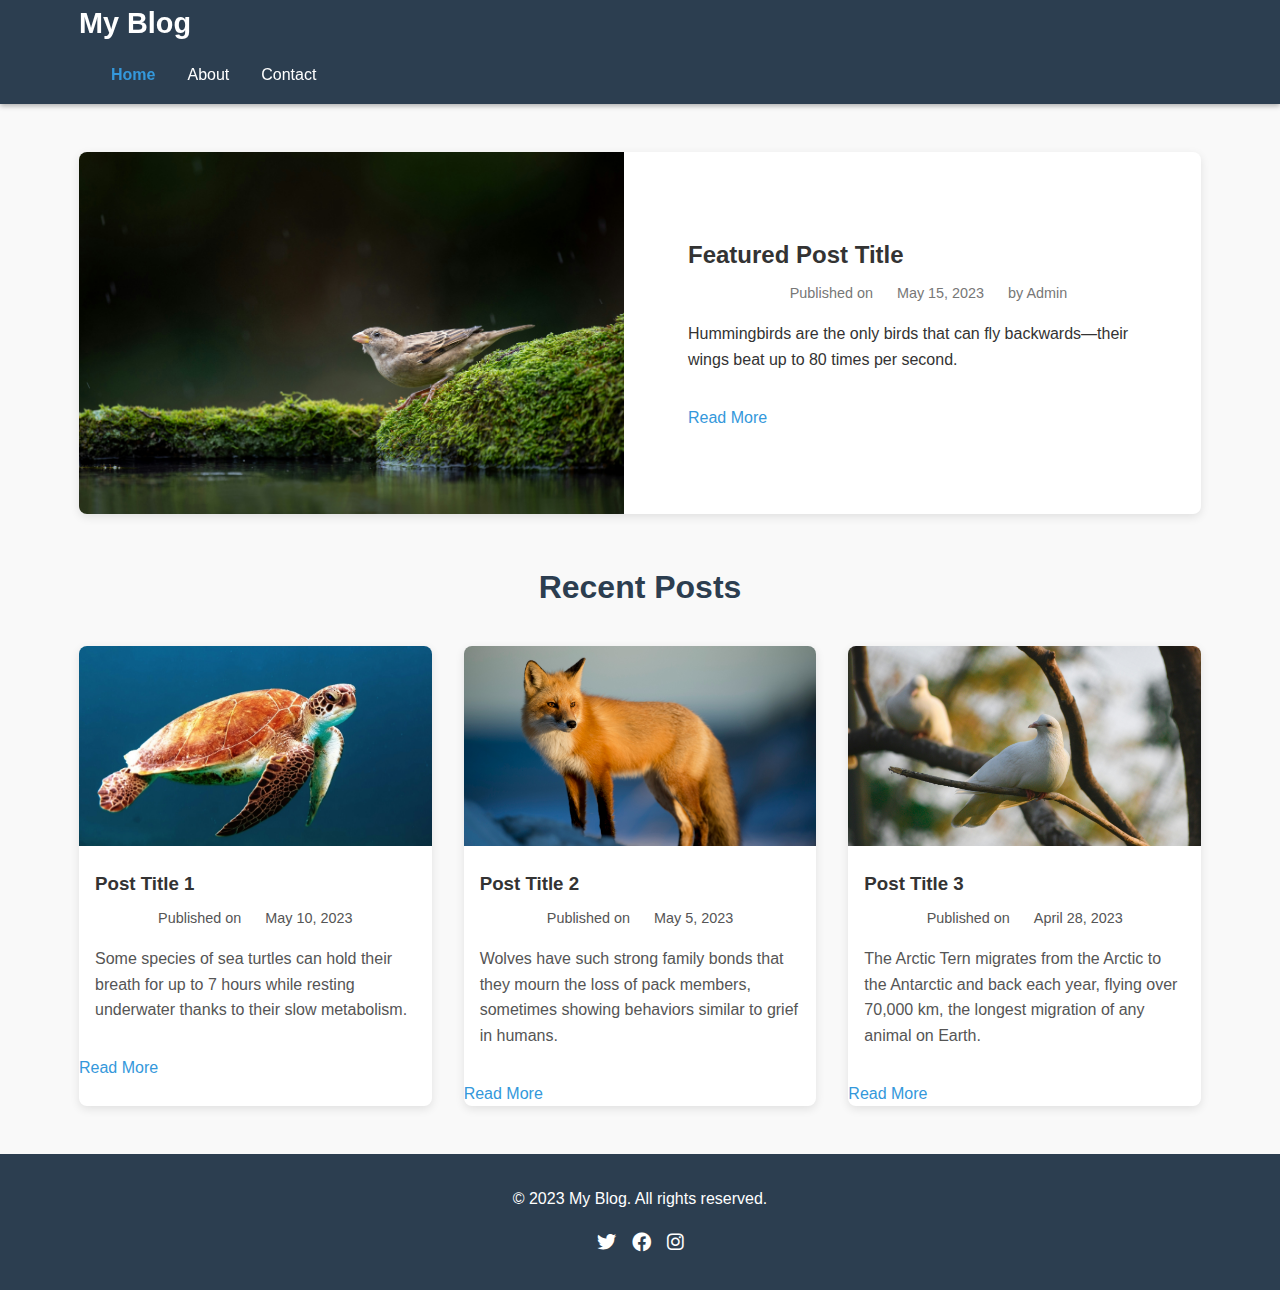
<file: blog-website/index.html>
<!DOCTYPE html>
<html lang="en">
<head>
    <meta charset="UTF-8">
    <meta name="viewport" content="width=device-width, initial-scale=1.0">
    <title>My Blog - Home</title>
    <link rel="stylesheet" href="css/style.css">
    <link rel="stylesheet" href="https://cdnjs.cloudflare.com/ajax/libs/font-awesome/6.0.0-beta3/css/all.min.css">
</head>
<body>
    <header>
        <div class="container">
            <h1 class="logo">My Blog</h1>
            <nav>
                <ul class="nav-links">
                    <li><a href="index.html" class="active">Home</a></li>
                    <li><a href="about.html">About</a></li>
                    <li><a href="contact.html">Contact</a></li>
                </ul>
                <div class="burger">
                    <i class="fas fa-bars"></i>
                </div>
            </nav>
        </div>
    </header>

    <main class="container">
        <section class="featured-post">
            <article>
                <img src="images/bird2.jpg" alt="Featured Post">
                <div class="post-content">
                    <h2>Featured Post Title</h2>
                    <p class="post-meta">Published on <time datetime="2023-05-15">May 15, 2023</time> by Admin</p>
                    <p>Hummingbirds are the only birds that can fly backwards—their wings beat up to 80 times per second.</p>
                    <a href="post.html" class="read-more">Read More</a>
                </div>
            </article>
        </section>

        <section class="recent-posts">
            <h2>Recent Posts</h2>
            <div class="posts-grid">
                <article class="post-card">
                    <img src="images/animal7.jpg" alt="Post 1">
                    <h3>Post Title 1</h3>
                    <p class="post-meta">Published on <time datetime="2023-05-10">May 10, 2023</time></p>
                    <p>Some species of sea turtles can hold their breath for up to 7 hours while resting underwater thanks to their slow metabolism.</p>
                    <a href="post.html" class="read-more">Read More</a>
                </article>
                
                <article class="post-card">
                    <img src="images/animal2.jpg" alt="Post 2">
                    <h3>Post Title 2</h3>
                    <p class="post-meta">Published on <time datetime="2023-05-05">May 5, 2023</time></p>
                    <p>Wolves have such strong family bonds that they mourn the loss of pack members, sometimes showing behaviors similar to grief in humans.</p>
                    <a href="post.html" class="read-more">Read More</a>
                </article>
                
                <article class="post-card">
                    <img src="images/bird3.jpg" alt="Post 3">
                    <h3>Post Title 3</h3>
                    <p class="post-meta">Published on <time datetime="2023-04-28">April 28, 2023</time></p>
                    <p>The Arctic Tern migrates from the Arctic to the Antarctic and back each year, flying over 70,000 km, the longest migration of any animal on Earth.</p>
                    <a href="post.html" class="read-more">Read More</a>
                </article>
            </div>
        </section>
    </main>

    <footer>
        <div class="container">
            <p>&copy; 2023 My Blog. All rights reserved.</p>
            <div class="social-links">
                <a href="#"><i class="fab fa-twitter"></i></a>
                <a href="#"><i class="fab fa-facebook"></i></a>
                <a href="#"><i class="fab fa-instagram"></i></a>
            </div>
        </div>
    </footer>

    <script src="js/script.js"></script>
</body>
</html>
</file>
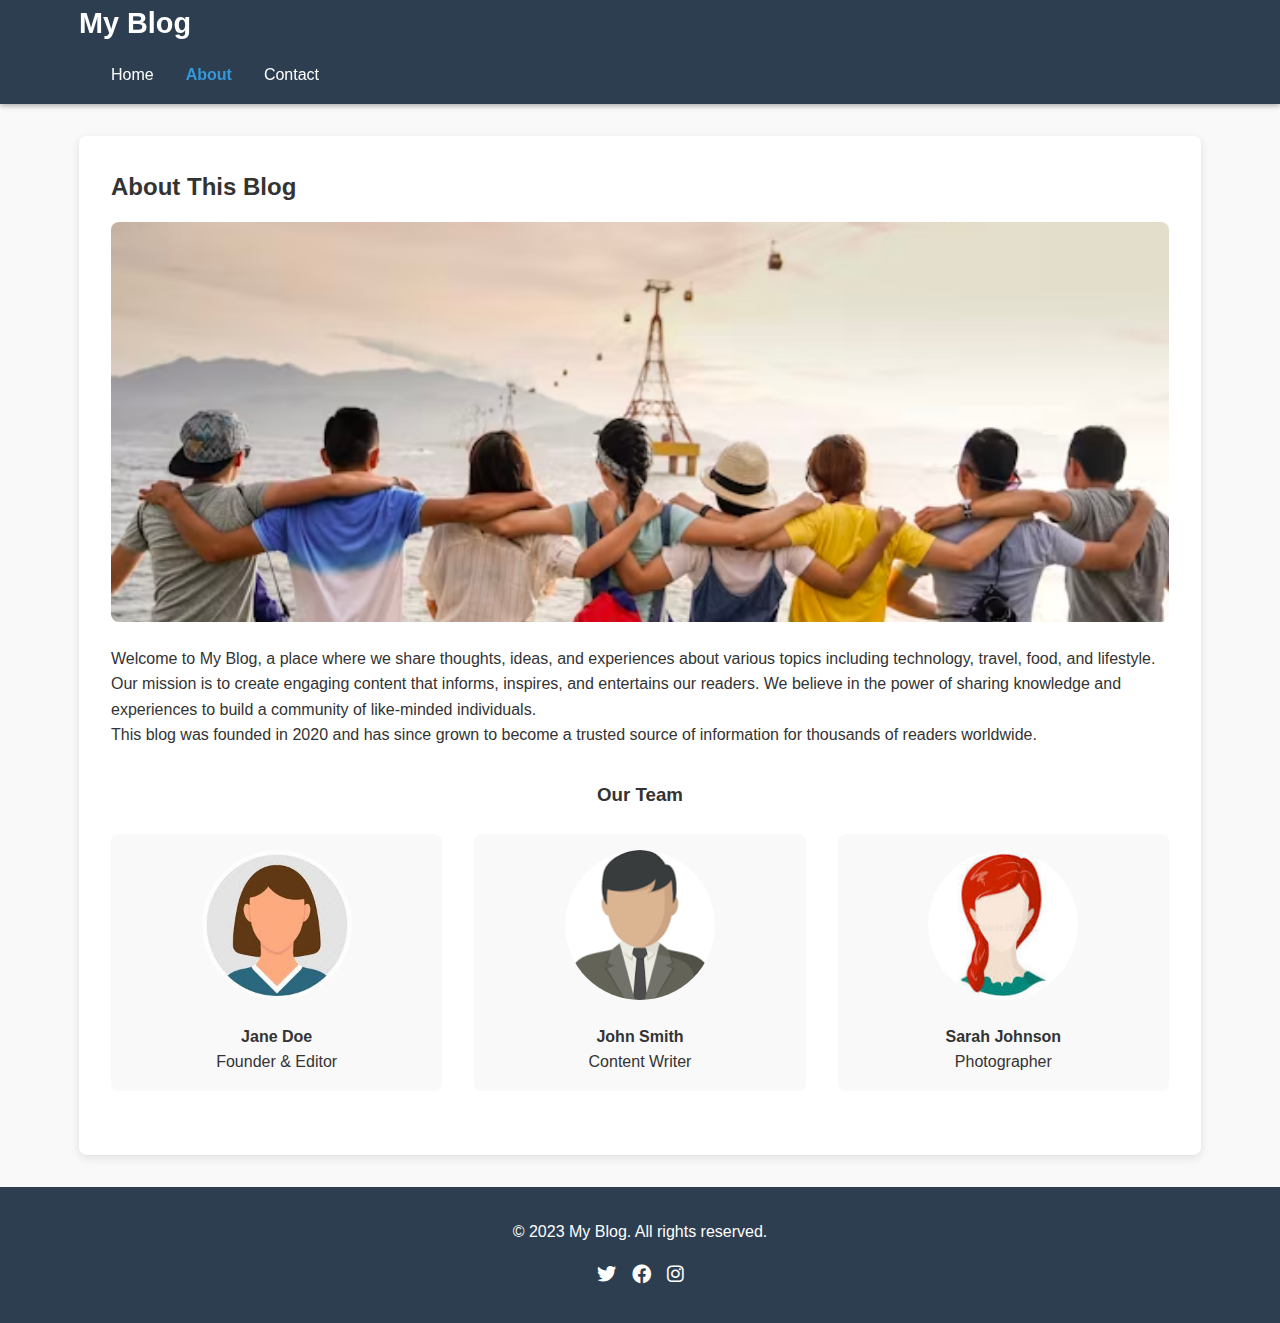
<file: blog-website/about.html>
<!DOCTYPE html>
<html lang="en">
<head>
    <meta charset="UTF-8">
    <meta name="viewport" content="width=device-width, initial-scale=1.0">
    <title>My Blog - About</title>
    <link rel="stylesheet" href="css/style.css">
    <link rel="stylesheet" href="https://cdnjs.cloudflare.com/ajax/libs/font-awesome/6.0.0-beta3/css/all.min.css">
</head>
<body>
    <header>
        <div class="container">
            <h1 class="logo">My Blog</h1>
            <nav>
                <ul class="nav-links">
                    <li><a href="index.html">Home</a></li>
                    <li><a href="about.html" class="active">About</a></li>
                    <li><a href="contact.html">Contact</a></li>
                </ul>
                <div class="burger">
                    <i class="fas fa-bars"></i>
                </div>
            </nav>
        </div>
    </header>

    <main class="container">
        <section class="about-section">
            <h2>About This Blog</h2>
            <img src="images/team2.avif" alt="About Us" class="about-image">
            <p>Welcome to My Blog, a place where we share thoughts, ideas, and experiences about various topics including technology, travel, food, and lifestyle.</p>
            <p>Our mission is to create engaging content that informs, inspires, and entertains our readers. We believe in the power of sharing knowledge and experiences to build a community of like-minded individuals.</p>
            <p>This blog was founded in 2020 and has since grown to become a trusted source of information for thousands of readers worldwide.</p>
            
            <div class="team">
                <h3>Our Team</h3>
                <div class="team-members">
                    <div class="member">
                        <img src="images/person3.jpeg" alt="Team Member 1">
                        <h4>Jane Doe</h4>
                        <p>Founder & Editor</p>
                    </div>
                    <div class="member">
                        <img src="images/person1.png" alt="Team Member 2">
                        <h4>John Smith</h4>
                        <p>Content Writer</p>
                    </div>
                    <div class="member">
                        <img src="images/person5.jpeg" alt="Team Member 3">
                        <h4>Sarah Johnson</h4>
                        <p>Photographer</p>
                    </div>
                </div>
            </div>
        </section>
    </main>

    <footer>
        <div class="container">
            <p>&copy; 2023 My Blog. All rights reserved.</p>
            <div class="social-links">
                <a href="#"><i class="fab fa-twitter"></i></a>
                <a href="#"><i class="fab fa-facebook"></i></a>
                <a href="#"><i class="fab fa-instagram"></i></a>
            </div>
        </div>
    </footer>

    <script src="js/script.js"></script>
</body>
</html>
</file>
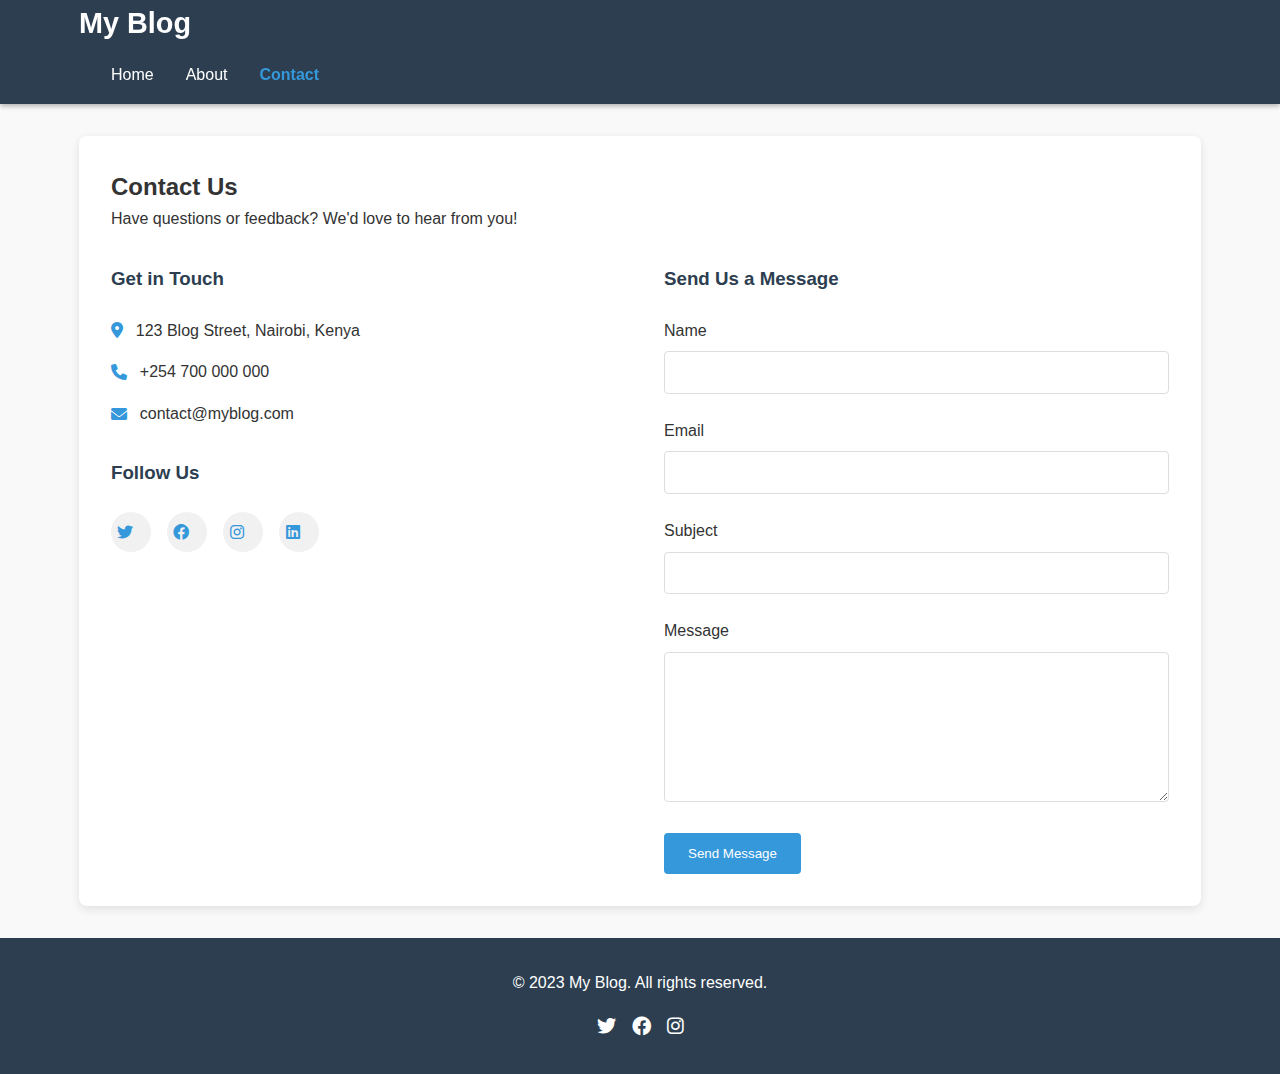
<file: blog-website/contact.html>
<!DOCTYPE html>
<html lang="en">
<head>
    <meta charset="UTF-8">
    <meta name="viewport" content="width=device-width, initial-scale=1.0">
    <title>My Blog - Contact</title>
    <link rel="stylesheet" href="css/style.css">
    <link rel="stylesheet" href="https://cdnjs.cloudflare.com/ajax/libs/font-awesome/6.0.0-beta3/css/all.min.css">
</head>
<body>
    <header>
        <div class="container">
            <h1 class="logo">My Blog</h1>
            <nav>
                <ul class="nav-links">
                    <li><a href="index.html">Home</a></li>
                    <li><a href="about.html">About</a></li>
                    <li><a href="contact.html" class="active">Contact</a></li>
                </ul>
                <div class="burger">
                    <i class="fas fa-bars"></i>
                </div>
            </nav>
        </div>
    </header>

    <main class="container">
        <section class="contact-section">
            <h2>Contact Us</h2>
            <p>Have questions or feedback? We'd love to hear from you!</p>
            
            <div class="contact-container">
                <div class="contact-info">
                    <h3>Get in Touch</h3>
                    <p><i class="fas fa-map-marker-alt"></i> 123 Blog Street, Nairobi, Kenya</p>
                    <p><i class="fas fa-phone"></i> +254 700 000 000</p>
                    <p><i class="fas fa-envelope"></i> contact@myblog.com</p>
                    
                    <div class="contact-social">
                        <h3>Follow Us</h3>
                        <div class="social-icons">
                            <a href="#"><i class="fab fa-twitter"></i></a>
                            <a href="#"><i class="fab fa-facebook"></i></a>
                            <a href="#"><i class="fab fa-instagram"></i></a>
                            <a href="#"><i class="fab fa-linkedin"></i></a>
                        </div>
                    </div>
                </div>
                
                <div class="contact-form">
                    <h3>Send Us a Message</h3>
                    <form id="contactForm">
                        <div class="form-group">
                            <label for="name">Name</label>
                            <input type="text" id="name" name="name" required>
                        </div>
                        <div class="form-group">
                            <label for="email">Email</label>
                            <input type="email" id="email" name="email" required>
                        </div>
                        <div class="form-group">
                            <label for="subject">Subject</label>
                            <input type="text" id="subject" name="subject" required>
                        </div>
                        <div class="form-group">
                            <label for="message">Message</label>
                            <textarea id="message" name="message" rows="5" required></textarea>
                        </div>
                        <button type="submit" class="submit-btn">Send Message</button>
                    </form>
                    <div id="formMessage" class="form-message"></div>
                </div>
            </div>
        </section>
    </main>

    <footer>
        <div class="container">
            <p>&copy; 2023 My Blog. All rights reserved.</p>
            <div class="social-links">
                <a href="#"><i class="fab fa-twitter"></i></a>
                <a href="#"><i class="fab fa-facebook"></i></a>
                <a href="#"><i class="fab fa-instagram"></i></a>
            </div>
        </div>
    </footer>

    <script src="js/script.js"></script>
</body>
</html>
</file>
<file: blog-website/css/style.css>
/* Global Styles */
:root {
    --primary-color: #3498db;
    --secondary-color: #2c3e50;
    --light-color: #ecf0f1;
    --dark-color: #2c3e50;
    --success-color: #2ecc71;
    --error-color: #e74c3c;
}

* {
    margin: 0;
    padding: 0;
    box-sizing: border-box;
}

body {
    font-family: 'Segoe UI', Tahoma, Geneva, Verdana, sans-serif;
    line-height: 1.6;
    color: #333;
    background-color: #f9f9f9;
}

a {
    text-decoration: none;
    color: var(--primary-color);
}

a:hover {
    color: var(--secondary-color);
}

img {
    max-width: 100%;
    height: auto;
}

.container {
    width: 90%;
    max-width: 1200px;
    margin: 0 auto;
    padding: 0 15px;
}

/* Header Styles */
header {
    background-color: var(--dark-color);
    box-shadow: 0 2px 5px rgba(0, 0, 0, 0.3);
    position: sticky;
    top: 0;
    z-index: 100;
}
.logo {
    font-size: 1.8rem;
    font-weight: 700;
    color: white;
}

nav {
    display: flex;
    justify-content: space-between;
    align-items: center;
    padding: 1rem 0;
}

.nav-links {
    display: flex;
    list-style: none;
}

.nav-links li {
    margin-left: 2rem;
}

.nav-links a {
    color: white;
    font-weight: 500;
    transition: color 0.3s;
}

.nav-links a.active {
    color: var(--primary-color);
    font-weight: 600;
}

.nav-links a:hover {
    color: var(--primary-color);
}

.burger i {
    color: white;
}

.burger {
    display: none;
    cursor: pointer;
    font-size: 1.5rem;
}

/* Hero Section */
.hero {
    background: linear-gradient(rgba(0, 0, 0, 0.6), rgba(0, 0, 0, 0.6)), url('../images/hero.jpg') no-repeat center center/cover;
    color: white;
    height: 60vh;
    display: flex;
    align-items: center;
    text-align: center;
}

.hero-content {
    max-width: 800px;
    margin: 0 auto;
}

.hero h1 {
    font-size: 3rem;
    margin-bottom: 1rem;
}

.hero p {
    font-size: 1.2rem;
    margin-bottom: 2rem;
}

.btn {
    display: inline-block;
    background: var(--primary-color);
    color: white;
    padding: 0.8rem 1.5rem;
    border: none;
    border-radius: 5px;
    cursor: pointer;
    transition: background 0.3s;
}

.btn:hover {
    background: var(--secondary-color);
    color: white;
}

/* Featured Post */
.featured-post {
    margin: 3rem 0;
}

.featured-post article {
    display: grid;
    grid-template-columns: 1fr 1fr;
    gap: 2rem;
    align-items: center;
    background: white;
    border-radius: 8px;
    overflow: hidden;
    box-shadow: 0 3px 10px rgba(0, 0, 0, 0.1);
}

.featured-post img {
    height: 100%;
    object-fit: cover;
}

.post-content {
    padding: 2rem;
}

.post-meta {
    color: #777;
    font-size: 0.9rem;
    margin: 0.5rem 0;
}

.read-more {
    display: inline-block;
    margin-top: 1rem;
    font-weight: 500;
}

/* Recent Posts */
.recent-posts {
    margin: 3rem 0;
}

.recent-posts h2 {
    text-align: center;
    margin-bottom: 2rem;
    font-size: 2rem;
    color: var(--dark-color);
}

.posts-grid {
    display: grid;
    grid-template-columns: repeat(auto-fill, minmax(300px, 1fr));
    gap: 2rem;
}

.post-card {
    background: white;
    border-radius: 8px;
    overflow: hidden;
    box-shadow: 0 3px 10px rgba(0, 0, 0, 0.1);
    transition: transform 0.3s;
}

.post-card:hover {
    transform: translateY(-5px);
}

.post-card img {
    height: 200px;
    width: 100%;
    object-fit: cover;
}

.post-card h3 {
    margin: 1rem 1rem 0.5rem;
}

.post-card .post-meta {
    margin: 0 1rem 1rem;
}

.post-card p {
    margin: 0 1rem 1rem;
    color: #555;
}

/* About Page */
.about-section {
    background: white;
    padding: 2rem;
    border-radius: 8px;
    box-shadow: 0 3px 10px rgba(0, 0, 0, 0.1);
    margin: 2rem 0;
}

.about-image {
    width: 100%;
    height: 400px;
    object-fit: cover;
    border-radius: 8px;
    margin: 1rem 0;
}

.team {
    margin: 2rem 0;
}

.team h3 {
    text-align: center;
    margin-bottom: 1.5rem;
}

.team-members {
    display: grid;
    grid-template-columns: repeat(auto-fill, minmax(250px, 1fr));
    gap: 2rem;
}

.member {
    text-align: center;
    padding: 1rem;
    background: #f9f9f9;
    border-radius: 8px;
}

.member img {
    width: 150px;
    height: 150px;
    border-radius: 50%;
    object-fit: cover;
    margin-bottom: 1rem;
}

/* Contact Page */
.contact-section {
    background: white;
    padding: 2rem;
    border-radius: 8px;
    box-shadow: 0 3px 10px rgba(0, 0, 0, 0.1);
    margin: 2rem 0;
}

.contact-container {
    display: grid;
    grid-template-columns: 1fr 1fr;
    gap: 3rem;
    margin-top: 2rem;
}

.contact-info h3, .contact-form h3 {
    margin-bottom: 1.5rem;
    color: var(--dark-color);
}

.contact-info p {
    margin-bottom: 1rem;
    display: flex;
    align-items: center;
}

.contact-info i {
    margin-right: 0.8rem;
    color: var(--primary-color);
}

.contact-social {
    margin-top: 2rem;
}

.social-icons {
    display: flex;
    gap: 1rem;
    margin-top: 1rem;
}

.social-icons a {
    display: inline-flex;
    align-items: center;
    justify-content: center;
    width: 40px;
    height: 40px;
    background: #f1f1f1;
    border-radius: 50%;
    color: var(--dark-color);
    transition: all 0.3s;
}

.social-icons a:hover {
    background: var(--primary-color);
    color: white;
}

.form-group {
    margin-bottom: 1.5rem;
}

.form-group label {
    display: block;
    margin-bottom: 0.5rem;
    font-weight: 500;
}

.form-group input,
.form-group textarea {
    width: 100%;
    padding: 0.8rem;
    border: 1px solid #ddd;
    border-radius: 4px;
    font-family: inherit;
}

.form-group textarea {
    resize: vertical;
    min-height: 150px;
}

.submit-btn {
    background: var(--primary-color);
    color: white;
    padding: 0.8rem 1.5rem;
    border: none;
    border-radius: 4px;
    cursor: pointer;
    font-weight: 500;
    transition: background 0.3s;
}

.submit-btn:hover {
    background: var(--secondary-color);
}

.form-message {
    margin-top: 1rem;
    padding: 0.8rem;
    border-radius: 4px;
    display: none;
}

.form-message.success {
    background: #d4edda;
    color: #155724;
    display: block;
}

.form-message.error {
    background: #f8d7da;
    color: #721c24;
    display: block;
}

/* Blog Post Page */
.blog-post {
    background: white;
    padding: 2rem;
    border-radius: 8px;
    box-shadow: 0 3px 10px rgba(0, 0, 0, 0.1);
    margin: 2rem 0;
}

.post-header {
    text-align: center;
    margin-bottom: 2rem;
}

.post-header h2 {
    font-size: 2.2rem;
    margin-bottom: 1rem;
}

.post-meta {
    display: flex;
    justify-content: center;
    gap: 1.5rem;
    color: #777;
    font-size: 0.9rem;
}

.post-meta i {
    margin-right: 0.3rem;
}

.post-image {
    width: 100%;
    height: 400px;
    object-fit: cover;
    border-radius: 8px;
    margin: 1rem 0;
}

.post-content h3 {
    margin: 1.5rem 0 1rem;
    color: var(--dark-color);
}

.post-content p {
    margin-bottom: 1rem;
}

blockquote {
    border-left: 4px solid var(--primary-color);
    padding-left: 1.5rem;
    margin: 1.5rem 0;
    font-style: italic;
    color: #555;
}

blockquote footer {
    margin-top: 0.5rem;
    font-weight: 500;
}

.post-tags {
    margin: 2rem 0;
}

.post-tags a {
    display: inline-block;
    background: #f1f1f1;
    padding: 0.3rem 0.8rem;
    border-radius: 20px;
    margin-right: 0.5rem;
    font-size: 0.9rem;
    transition: all 0.3s;
}

.post-tags a:hover {
    background: var(--primary-color);
    color: white;
}

.post-navigation {
    display: flex;
    justify-content: space-between;
    margin: 2rem 0;
    padding: 1rem 0;
    border-top: 1px solid #eee;
    border-bottom: 1px solid #eee;
}

.post-navigation a {
    display: flex;
    align-items: center;
    color: var(--dark-color);
    font-weight: 500;
}

.post-navigation a:hover {
    color: var(--primary-color);
}

.post-navigation i {
    margin: 0 0.5rem;
}

/* Comments Section */
.comments-section {
    margin-top: 3rem;
}

.comment {
    display: flex;
    margin-bottom: 2rem;
    padding-bottom: 2rem;
    border-bottom: 1px solid #eee;
}

.comment.reply {
    margin-left: 3rem;
}

.comment-author {
    margin-right: 1.5rem;
    text-align: center;
    min-width: 100px;
}

.comment-author img {
    width: 60px;
    height: 60px;
    border-radius: 50%;
    object-fit: cover;
    margin-bottom: 0.5rem;
}

.comment-author h4 {
    font-size: 1rem;
    margin-bottom: 0.3rem;
}

.comment-date {
    font-size: 0.8rem;
    color: #777;
}

.comment-content {
    flex: 1;
}

.reply-btn {
    display: inline-block;
    margin-top: 0.5rem;
    font-size: 0.9rem;
    color: var(--primary-color);
}

.comment-form {
    margin-top: 3rem;
    background: #f9f9f9;
    padding: 2rem;
    border-radius: 8px;
}

/* Sidebar */
.sidebar {
    margin: 2rem 0;
}

.sidebar-widget {
    background: white;
    padding: 1.5rem;
    border-radius: 8px;
    box-shadow: 0 3px 10px rgba(0, 0, 0, 0.1);
    margin-bottom: 2rem;
}

.sidebar-widget h3 {
    margin-bottom: 1.5rem;
    padding-bottom: 0.8rem;
    border-bottom: 1px solid #eee;
    color: var(--dark-color);
}

.author-info {
    text-align: center;
}

.author-info img {
    width: 120px;
    height: 120px;
    border-radius: 50%;
    object-fit: cover;
    margin-bottom: 1rem;
}

.author-social {
    display: flex;
    justify-content: center;
    gap: 1rem;
    margin-top: 1rem;
}

.author-social a {
    display: inline-flex;
    align-items: center;
    justify-content: center;
    width: 35px;
    height: 35px;
    background: #f1f1f1;
    border-radius: 50%;
    color: var(--dark-color);
    transition: all 0.3s;
}

.author-social a:hover {
    background: var(--primary-color);
    color: white;
}

.categories-list {
    list-style: none;
}

.categories-list li {
    margin-bottom: 0.8rem;
    padding-bottom: 0.8rem;
    border-bottom: 1px solid #eee;
}

.categories-list a {
    display: flex;
    justify-content: space-between;
    color: #555;
    transition: color 0.3s;
}

.categories-list a:hover {
    color: var(--primary-color);
}

.popular-post {
    display: flex;
    margin-bottom: 1rem;
}

.popular-post img {
    width: 80px;
    height: 80px;
    object-fit: cover;
    border-radius: 4px;
    margin-right: 1rem;
}

.popular-content h4 {
    font-size: 0.9rem;
    margin-bottom: 0.3rem;
}

.popular-content h4 a {
    color: var(--dark-color);
    transition: color 0.3s;
}

.popular-content h4 a:hover {
    color: var(--primary-color);
}

.post-date {
    font-size: 0.8rem;
    color: #777;
}

.tags-container {
    display: flex;
    flex-wrap: wrap;
    gap: 0.5rem;
}

.tags-container a {
    display: inline-block;
    background: #f1f1f1;
    padding: 0.3rem 0.8rem;
    border-radius: 20px;
    font-size: 0.9rem;
    transition: all 0.3s;
}

.tags-container a:hover {
    background: var(--primary-color);
    color: white;
}

/* Footer */
footer {
    background: var(--dark-color);
    color: white;
    padding: 2rem 0;
    text-align: center;
}

footer p {
    margin-bottom: 1rem;
}

.social-links {
    display: flex;
    justify-content: center;
    gap: 1rem;
}

.social-links a {
    color: white;
    font-size: 1.2rem;
    transition: color 0.3s;
}

.social-links a:hover {
    color: var(--primary-color);
}

/* Responsive Styles */
@media (max-width: 992px) {
    .featured-post article {
        grid-template-columns: 1fr;
    }
    
    .contact-container {
        grid-template-columns: 1fr;
    }
    
    main.container {
        grid-template-columns: 1fr;
    }
    
    .sidebar {
        margin-top: 3rem;
    }
}

@media (max-width: 768px) {
    .nav-links {
        display: none;
        position: absolute;
        top: 70px;
        left: 0;
        width: 100%;
        background: var(--dark-color);
        flex-direction: column;
        align-items: center;
        padding: 1rem 0;
        box-shadow: 0 5px 10px rgba(0, 0, 0, 0.3);
    }
    
    .nav-links.active {
        display: flex;
    }
    
    .nav-links li {
        margin: 0.5rem 0;
    }
    
    .burger {
        display: block;
    }
    
    .hero h1 {
        font-size: 2.2rem;
    }
    
    .post-header h2 {
        font-size: 1.8rem;
    }
    
    .comment {
        flex-direction: column;
    }
    
    .comment-author {
        margin-right: 0;
        margin-bottom: 1rem;
        text-align: left;
        display: flex;
        align-items: center;
    }
    
    .comment-author img {
        margin-right: 1rem;
        margin-bottom: 0;
    }
    
    .comment.reply {
        margin-left: 1.5rem;
    }
}

@media (max-width: 576px) {
    .hero {
        height: 50vh;
    }
    
    .hero h1 {
        font-size: 1.8rem;
    }
    
    .btn {
        padding: 0.6rem 1.2rem;
    }
    
    .post-navigation {
        flex-direction: column;
        gap: 1rem;
    }
}
</file>
